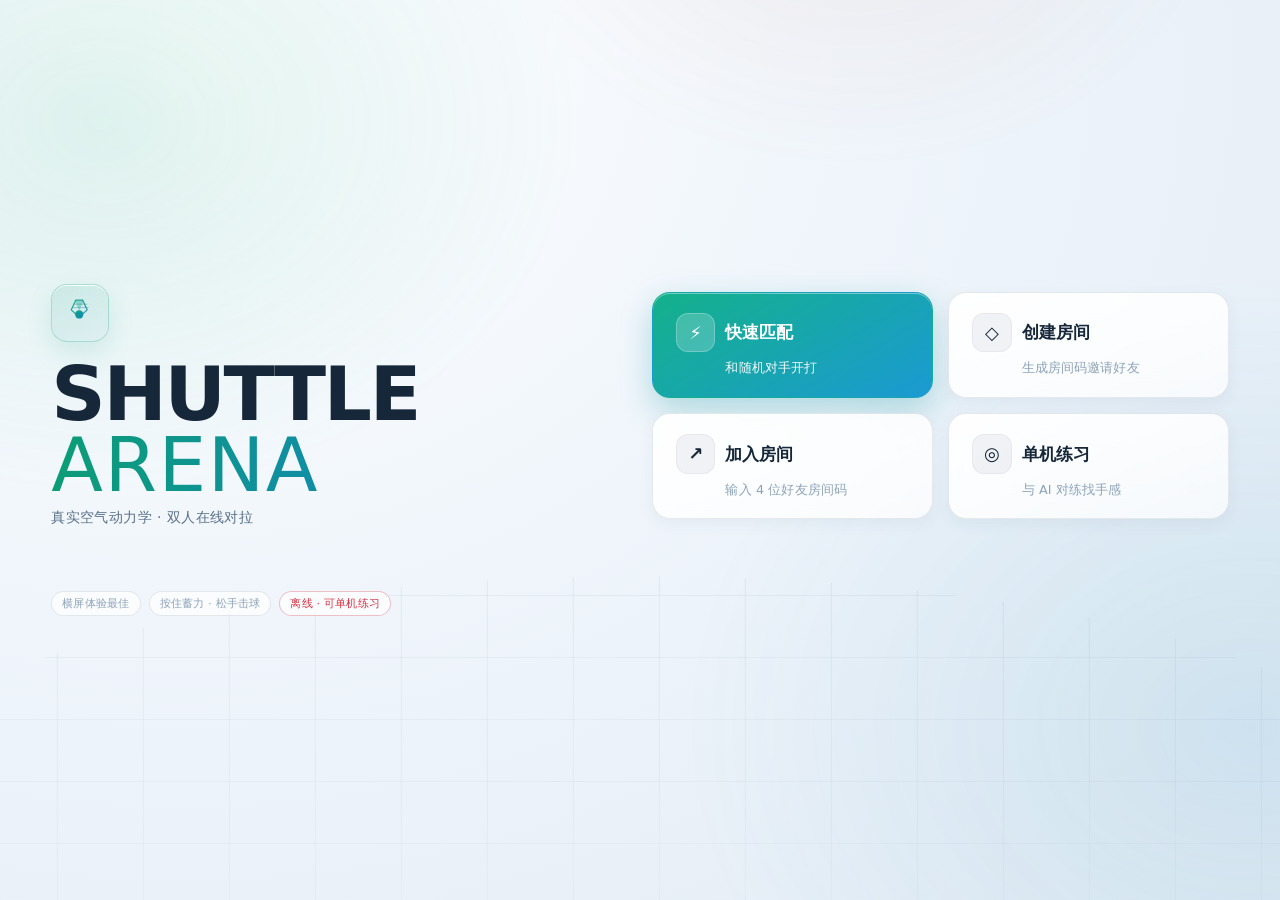
<file: src/game.html>
<!DOCTYPE html>
<html lang="zh-CN">
<head>
<meta charset="UTF-8">
<meta name="viewport" content="width=device-width, initial-scale=1.0, maximum-scale=1.0, user-scalable=no, viewport-fit=cover">
<meta name="apple-mobile-web-app-capable" content="yes">
<meta name="mobile-web-app-capable" content="yes">
<meta name="apple-mobile-web-app-status-bar-style" content="black-translucent">
<meta name="theme-color" content="#080f1a">
<title>羽 · SHUTTLE ARENA</title>
<link rel="stylesheet" href="css/style.css">
<link rel="modulepreload" href="js/shared/physics.js">
<link rel="modulepreload" href="js/shared/sim.js">
<link rel="modulepreload" href="js/render.js">
<link rel="modulepreload" href="js/input.js">
</head>
<body>
<div id="app">
  <canvas id="game"></canvas>

  <div id="hud" class="hud hidden">
    <div class="scoreboard">
      <div class="sb-side sb-left" id="sbLeft">
        <div class="sb-name" id="nameL">YOU</div>
        <div class="sb-col">
          <div class="sb-score" id="scoreL">0</div>
          <div class="sb-games" id="gamesL"><i></i><i></i></div>
        </div>
      </div>
      <div class="sb-mid">
        <div class="sb-vs">VS</div>
        <div class="sb-target" id="setLabel">第 1 局</div>
      </div>
      <div class="sb-side sb-right" id="sbRight">
        <div class="sb-col">
          <div class="sb-score" id="scoreR">0</div>
          <div class="sb-games" id="gamesR"><i></i><i></i></div>
        </div>
        <div class="sb-name" id="nameR">RIVAL</div>
      </div>
    </div>

    <div class="rally-badge" id="rallyBadge">
      <span class="rally-num" id="rallyNum">0</span>
      <span class="rally-txt">连续对拉</span>
    </div>

    <div class="serve-hint" id="serveHint">按住右侧蓄力 · 松手发球</div>

    <button class="hud-btn" id="quitBtn" aria-label="退出">✕</button>

    <div class="stat-strip">
      <div class="stat-item"><b id="pingVal">--</b><span>MS</span></div>
      <div class="stat-item"><b id="fpsVal">--</b><span>FPS</span></div>
      <div class="stat-item"><b id="speedVal">--</b><span>KM/H</span></div>
    </div>
  </div>

  <div id="powerRing" class="power-ring hidden">
    <svg viewBox="0 0 100 100">
      <circle class="pr-track" cx="50" cy="50" r="44"></circle>
      <circle class="pr-fill" id="prFill" cx="50" cy="50" r="44"></circle>
    </svg>
    <div class="pr-label" id="prLabel">高远球</div>
  </div>

  <div id="touchLayer" class="touch-layer hidden">
    <div id="stickZone" class="stick-zone">
      <div id="stickBase" class="stick-base">
        <div class="stick-cross"></div>
        <div id="stickKnob" class="stick-knob"></div>
      </div>
    </div>
    <div id="swingZone" class="swing-zone">
      <button id="jumpBtn" class="jump-btn" aria-label="跳跃">
        <svg viewBox="0 0 32 32" aria-hidden="true">
          <path d="M16 26V10M16 10l-6 6M16 10l6 6" fill="none" stroke="currentColor" stroke-width="2.6" stroke-linecap="round" stroke-linejoin="round"/>
          <path d="M9 27h14" stroke="currentColor" stroke-width="2.2" stroke-linecap="round"/>
        </svg>
        <span>跳</span>
      </button>
      <div class="swing-wrap">
        <div class="swing-halo" id="swingHalo"></div>
        <div class="swing-core">
          <svg viewBox="0 0 48 48" class="swing-icon">
            <path d="M14 34 L26 22" stroke="currentColor" stroke-width="3.2" stroke-linecap="round"/>
            <ellipse cx="31" cy="17" rx="9" ry="7" transform="rotate(-42 31 17)" fill="none" stroke="currentColor" stroke-width="3"/>
            <path d="M27 13 L35 21 M29 11 L37 19 M24.5 15.2 L32.5 23.2" stroke="currentColor" stroke-width="1.3" opacity="0.65"/>
          </svg>
          <span class="swing-txt">挥拍</span>
        </div>
      </div>
    </div>
  </div>

  <div id="screenMenu" class="screen">
    <div class="menu-bg-glow"></div>
    <div class="menu-inner">
      <div class="brand">
        <div class="brand-mark">
          <svg viewBox="0 0 64 64" aria-hidden="true">
            <defs>
              <linearGradient id="brandG" x1="0" y1="0" x2="1" y2="1">
                <stop offset="0" stop-color="#0fa87d"/>
                <stop offset="1" stop-color="#1287b8"/>
              </linearGradient>
            </defs>
            <circle cx="30" cy="34" r="7.2" fill="url(#brandG)"/>
            <path d="M30 27 L22 9 L38 9 Z" fill="url(#brandG)" opacity="0.35"/>
            <path d="M24 9 L36 9 L44 26 L36 33 L24 33 L16 26 Z" fill="none" stroke="url(#brandG)" stroke-width="2" opacity="0.9"/>
            <path d="M20 16 L44 16 M18 22 L46 22" stroke="url(#brandG)" stroke-width="1.3" opacity="0.55"/>
          </svg>
        </div>
        <div class="brand-text">
          <h1>SHUTTLE<span>ARENA</span></h1>
          <p>真实空气动力学 · 双人在线对拉</p>
        </div>
      </div>

      <div class="menu-actions">
        <button class="btn btn-primary" data-act="quick">
          <span class="btn-ico">⚡</span>
          <span class="btn-main">快速匹配</span>
          <span class="btn-sub">和随机对手开打</span>
        </button>
        <button class="btn" data-act="create">
          <span class="btn-ico">◇</span>
          <span class="btn-main">创建房间</span>
          <span class="btn-sub">生成房间码邀请好友</span>
        </button>
        <button class="btn" data-act="join">
          <span class="btn-ico">↗</span>
          <span class="btn-main">加入房间</span>
          <span class="btn-sub">输入 4 位好友房间码</span>
        </button>
        <button class="btn" data-act="solo">
          <span class="btn-ico">◎</span>
          <span class="btn-main">单机练习</span>
          <span class="btn-sub">与 AI 对练找手感</span>
        </button>
      </div>

      <div class="menu-foot">
        <div class="foot-chip">横屏体验最佳</div>
        <div class="foot-chip">按住蓄力 · 松手击球</div>
        <div class="foot-chip" id="netState">检测网络…</div>
      </div>
    </div>
    <div class="court-deco"></div>
  </div>

  <div id="screenRoom" class="screen hidden">
    <div class="panel">
      <div class="panel-head">
        <button class="icon-btn" data-act="back">←</button>
        <h2>房间已创建</h2>
        <div class="head-spacer"></div>
      </div>
      <p class="panel-sub">把房间码发给好友，对方在「加入房间」输入即可</p>
      <div class="code-display" id="codeDisplay">
        <span>–</span><span>–</span><span>–</span><span>–</span>
      </div>
      <div class="panel-row">
        <button class="btn btn-ghost" data-act="copy">复制邀请</button>
        <button class="btn btn-ghost" data-act="cancel">取消</button>
      </div>
      <div class="waiting">
        <div class="waiting-dots"><i></i><i></i><i></i></div>
        <span>等待对手加入…</span>
      </div>
    </div>
  </div>

  <div id="screenJoin" class="screen hidden">
    <div class="panel">
      <div class="panel-head">
        <button class="icon-btn" data-act="back">←</button>
        <h2>加入房间</h2>
        <div class="head-spacer"></div>
      </div>
      <p class="panel-sub">输入 4 位房间码</p>
      <div class="code-input" id="codeInput">
        <input type="text" maxlength="1" inputmode="text" autocomplete="off" spellcheck="false">
        <input type="text" maxlength="1" inputmode="text" autocomplete="off" spellcheck="false">
        <input type="text" maxlength="1" inputmode="text" autocomplete="off" spellcheck="false">
        <input type="text" maxlength="1" inputmode="text" autocomplete="off" spellcheck="false">
      </div>
      <button class="btn btn-primary btn-wide" data-act="doJoin" disabled id="joinBtn">进入球场</button>
    </div>
  </div>

  <div id="screenSolo" class="screen hidden">
    <div class="panel">
      <div class="panel-head">
        <button class="icon-btn" data-act="back">←</button>
        <h2>单机练习</h2>
        <div class="head-spacer"></div>
      </div>
      <p class="panel-sub">选择 AI 强度</p>
      <div class="diff-list" id="diffList">
        <button class="diff" data-diff="easy"><b>轻松</b><span>新手友好</span></button>
        <button class="diff active" data-diff="normal"><b>普通</b><span>有来有回</span></button>
        <button class="diff" data-diff="hard"><b>困难</b><span>落点刁钻</span></button>
        <button class="diff" data-diff="pro"><b>职业</b><span>几乎不失位</span></button>
      </div>
      <button class="btn btn-primary btn-wide" data-act="startSolo">开始对练</button>
    </div>
  </div>

  <div id="breakOverlay" class="break-overlay hidden">
    <div class="break-card">
      <div class="break-tag" id="breakTag">第 1 局结束</div>
      <div class="break-score" id="breakScore">11 : 7</div>
      <div class="break-sub" id="breakSub">下一局即将开始</div>
    </div>
  </div>

  <div id="screenOver" class="screen hidden">
    <div class="result-card">
      <div class="result-tag" id="resultTag">VICTORY</div>
      <div class="result-title" id="resultTitle">胜利</div>
      <div class="result-score" id="resultScore">11 : 7</div>
      <div class="result-stats" id="resultStats"></div>
      <div class="panel-row">
        <button class="btn btn-primary" data-act="again">再来一局</button>
        <button class="btn btn-ghost" data-act="home">返回主页</button>
      </div>
    </div>
  </div>

  <div id="screenLoading" class="screen">
    <div class="loader">
      <div class="loader-ring"></div>
      <div class="loader-txt" id="loadingTxt">正在连接球场…</div>
    </div>
  </div>

  <div id="rotateHint" class="rotate-hint">
    <div class="rotate-inner">
      <div class="phone-ico">
        <svg viewBox="0 0 64 64">
          <rect x="22" y="8" width="20" height="48" rx="4" fill="none" stroke="currentColor" stroke-width="2.6"/>
          <circle cx="32" cy="50" r="1.8" fill="currentColor"/>
        </svg>
        <div class="rotate-arrow">⟳</div>
      </div>
      <h3>请旋转至横屏</h3>
      <p>球场更适合横向展开</p>
    </div>
  </div>

  <div id="perfHud" class="perf-hud hidden"></div>

  <div id="toast" class="toast"></div>
</div>

<script type="module" src="js/main.js"></script>
</body>
</html>
</file>
<file: src/css/style.css>
:root {
  --bg: #eef3f9;
  --bg-2: #e3ecf5;
  --ink: #16273a;
  --dim: #5b7189;
  --dim-2: #8ea3b8;
  --line: rgba(24, 48, 76, 0.10);
  --line-2: rgba(24, 48, 76, 0.18);
  --glass: rgba(255, 255, 255, 0.62);
  --glass-2: rgba(255, 255, 255, 0.88);
  --cyan: #1287b8;
  --mint: #10a37c;
  --orange: #dd5c36;
  --danger: #d83445;
  --shadow: 0 22px 54px rgba(30, 60, 92, 0.15);
  --font: -apple-system, BlinkMacSystemFont, "Segoe UI Variable Display", "Segoe UI", "PingFang SC", "Hiragino Sans GB", "Microsoft YaHei", system-ui, sans-serif;
}

* { margin: 0; padding: 0; box-sizing: border-box; -webkit-tap-highlight-color: transparent; }

html, body {
  width: 100%;
  height: 100%;
  overflow: hidden;
  background: var(--bg);
  color: var(--ink);
  font-family: var(--font);
  overscroll-behavior: none;
  touch-action: none;
  user-select: none;
  -webkit-user-select: none;
}

#app { position: fixed; inset: 0; overflow: hidden; }

#game { position: absolute; inset: 0; width: 100%; height: 100%; display: block; }

.hidden { display: none !important; }

.screen {
  position: absolute;
  inset: 0;
  display: flex;
  align-items: center;
  justify-content: center;
  z-index: 40;
  animation: screenIn 0.34s cubic-bezier(0.22, 1, 0.36, 1);
}

@keyframes screenIn {
  from { opacity: 0.001; transform: translateY(8px) scale(0.995); }
  to { opacity: 1; transform: none; }
}

/* ============ 主菜单 ============ */
#screenMenu {
  background: radial-gradient(122% 140% at 14% 8%, #ffffff 0%, #eff5fb 44%, #e2ebf4 100%);
  padding: env(safe-area-inset-top) env(safe-area-inset-right) env(safe-area-inset-bottom) env(safe-area-inset-left);
}

.menu-bg-glow {
  position: absolute;
  inset: -20%;
  background:
    radial-gradient(38% 42% at 20% 24%, rgba(16, 163, 124, 0.13), transparent 70%),
    radial-gradient(44% 50% at 84% 72%, rgba(18, 135, 184, 0.11), transparent 72%),
    radial-gradient(30% 34% at 62% 4%, rgba(221, 92, 54, 0.07), transparent 70%);
  filter: blur(8px);
  pointer-events: none;
}

.court-deco {
  position: absolute;
  left: 50%;
  bottom: -42%;
  width: 118%;
  height: 78%;
  transform: translateX(-50%);
  background:
    radial-gradient(ellipse 60% 90% at 50% 100%, rgba(16, 163, 124, 0.14), transparent 64%),
    repeating-linear-gradient(90deg, rgba(24, 48, 76, 0.075) 0 1px, transparent 1px 86px),
    repeating-linear-gradient(0deg, rgba(24, 48, 76, 0.06) 0 1px, transparent 1px 62px);
  border-radius: 50% 50% 0 0 / 30% 30% 0 0;
  opacity: 0.9;
  pointer-events: none;
  mask-image: linear-gradient(to bottom, black, transparent 84%);
  -webkit-mask-image: linear-gradient(to bottom, black, transparent 84%);
}

.menu-inner {
  position: relative;
  z-index: 2;
  display: grid;
  grid-template-columns: 1fr 1.05fr;
  gap: clamp(18px, 4vw, 64px);
  align-items: center;
  width: min(1320px, 92vw);
}

.brand { display: flex; flex-direction: column; gap: clamp(10px, 1.9vh, 20px); }

.brand-mark {
  width: clamp(38px, 6.4vh, 62px);
  height: clamp(38px, 6.4vh, 62px);
  border-radius: 16px;
  background: linear-gradient(150deg, rgba(16, 163, 124, 0.13), rgba(18, 135, 184, 0.05));
  border: 1px solid rgba(16, 163, 124, 0.24);
  display: grid;
  place-items: center;
  box-shadow: 0 10px 26px rgba(16, 163, 124, 0.13), inset 0 1px 0 rgba(255, 255, 255, 0.9);
}
.brand-mark svg { width: 66%; height: 66%; }

.brand-text h1 {
  font-size: clamp(34px, 8.4vh, 76px);
  line-height: 0.94;
  font-weight: 800;
  letter-spacing: -0.03em;
  display: flex;
  flex-direction: column;
  color: var(--ink);
}
.brand-text h1 span {
  background: linear-gradient(96deg, #0c9d75, #1287b8 68%, #3f6fd6);
  -webkit-background-clip: text;
  background-clip: text;
  color: transparent;
  letter-spacing: 0.02em;
  font-weight: 300;
}
.brand-text p {
  margin-top: 8px;
  font-size: clamp(11px, 1.55vh, 14px);
  color: var(--dim);
  letter-spacing: 0.03em;
}

.menu-actions {
  display: grid;
  grid-template-columns: repeat(2, minmax(0, 1fr));
  gap: clamp(10px, 1.7vh, 18px);
}

.btn {
  position: relative;
  display: flex;
  align-items: center;
  gap: 10px;
  padding: clamp(12px, 2.2vh, 24px) clamp(14px, 1.8vw, 26px);
  border-radius: 18px;
  border: 1px solid var(--line);
  background: linear-gradient(160deg, rgba(255, 255, 255, 0.95), rgba(255, 255, 255, 0.72));
  color: var(--ink);
  font-family: var(--font);
  font-size: clamp(13px, 1.9vh, 18px);
  font-weight: 600;
  cursor: pointer;
  text-align: left;
  transition: transform 0.16s cubic-bezier(0.22, 1, 0.36, 1), border-color 0.16s, background 0.16s, box-shadow 0.16s;
  backdrop-filter: blur(14px);
  -webkit-backdrop-filter: blur(14px);
  overflow: hidden;
  flex-wrap: wrap;
  box-shadow: 0 5px 16px rgba(40, 70, 100, 0.055);
}

.btn::after {
  content: "";
  position: absolute;
  inset: 0;
  background: linear-gradient(120deg, transparent 20%, rgba(255, 255, 255, 0.9) 50%, transparent 80%);
  transform: translateX(-120%);
  transition: transform 0.6s ease;
  pointer-events: none;
}
.btn:hover::after { transform: translateX(120%); }
.btn:hover {
  transform: translateY(-2px);
  border-color: var(--line-2);
  background: #ffffff;
  box-shadow: 0 12px 28px rgba(40, 70, 100, 0.12);
}
.btn:active { transform: translateY(0) scale(0.985); }

.btn-ico {
  width: clamp(30px, 4.4vh, 42px);
  height: clamp(30px, 4.4vh, 42px);
  border-radius: 12px;
  display: grid;
  place-items: center;
  background: rgba(24, 48, 76, 0.055);
  border: 1px solid rgba(24, 48, 76, 0.05);
  font-size: clamp(13px, 2vh, 18px);
  flex: 0 0 auto;
}
.btn-main { display: block; line-height: 1.2; }
.btn-sub {
  display: block;
  width: 100%;
  padding-left: calc(clamp(30px, 4.4vh, 42px) + 10px);
  font-size: clamp(10px, 1.42vh, 13px);
  color: var(--dim-2);
  font-weight: 400;
  margin-top: -2px;
  letter-spacing: 0.01em;
}
.btn:hover .btn-sub { color: var(--dim); }

.btn-primary {
  background: linear-gradient(150deg, #14b18a, #1b9ad2);
  border-color: transparent;
  color: #ffffff;
  box-shadow: 0 12px 32px rgba(18, 145, 155, 0.30), inset 0 1px 0 rgba(255, 255, 255, 0.4);
}
.btn-primary .btn-ico {
  background: rgba(255, 255, 255, 0.2);
  border-color: rgba(255, 255, 255, 0.24);
  color: #ffffff;
}
.btn-primary .btn-sub { color: rgba(255, 255, 255, 0.94); }
.btn-primary:hover {
  background: linear-gradient(150deg, #17c296, #2aa8e0);
  box-shadow: 0 18px 42px rgba(18, 145, 155, 0.38), inset 0 1px 0 rgba(255, 255, 255, 0.5);
}

.btn-ghost {
  justify-content: center;
  border-color: var(--line-2);
  background: rgba(255, 255, 255, 0.6);
  text-align: center;
  font-weight: 500;
}

.btn-wide { width: 100%; justify-content: center; }

.menu-foot {
  grid-column: 1 / -1;
  display: flex;
  gap: 8px;
  flex-wrap: wrap;
  margin-top: clamp(4px, 1.4vh, 16px);
}
.foot-chip {
  font-size: clamp(9.5px, 1.24vh, 11px);
  color: var(--dim-2);
  border: 1px solid var(--line);
  padding: 4px 10px;
  border-radius: 999px;
  letter-spacing: 0.02em;
  background: rgba(255, 255, 255, 0.66);
}
#netState.ok { color: var(--mint); border-color: rgba(16, 163, 124, 0.32); }
#netState.bad { color: var(--danger); border-color: rgba(216, 52, 69, 0.3); }

/* ============ 面板 ============ */
#screenRoom, #screenJoin, #screenSolo {
  background: radial-gradient(110% 130% at 50% 0%, #ffffff 0%, #eaf1f8 60%, #dee8f2 100%);
}

.panel {
  width: min(680px, 90vw);
  max-height: 92vh;
  padding: clamp(14px, 3.2vh, 30px);
  border-radius: 24px;
  background: linear-gradient(165deg, rgba(255, 255, 255, 0.97), rgba(255, 255, 255, 0.84));
  border: 1px solid var(--line);
  box-shadow: var(--shadow);
  backdrop-filter: blur(28px) saturate(140%);
  -webkit-backdrop-filter: blur(28px) saturate(140%);
  display: flex;
  flex-direction: column;
  gap: clamp(8px, 1.8vh, 16px);
}

.panel-head { display: flex; align-items: center; gap: 12px; }
.panel-head h2 {
  font-size: clamp(16px, 2.6vh, 23px);
  font-weight: 700;
  letter-spacing: -0.01em;
  color: var(--ink);
}
.head-spacer { flex: 1; }

.icon-btn {
  width: clamp(30px, 4.2vh, 38px);
  height: clamp(30px, 4.2vh, 38px);
  border-radius: 11px;
  display: grid;
  place-items: center;
  background: rgba(255, 255, 255, 0.88);
  border: 1px solid var(--line);
  color: var(--ink);
  font-size: 16px;
  cursor: pointer;
  transition: background 0.15s, transform 0.15s, border-color 0.15s;
}
.icon-btn:hover { background: #ffffff; border-color: var(--line-2); }
.icon-btn:active { transform: scale(0.94); }

.panel-sub {
  font-size: clamp(11.5px, 1.6vh, 14px);
  color: var(--dim);
  line-height: 1.5;
}

.code-display {
  display: flex;
  justify-content: center;
  gap: clamp(8px, 1.6vw, 16px);
  padding: clamp(8px, 2vh, 18px) 0;
}
.code-display span {
  width: clamp(48px, 9.6vh, 86px);
  height: clamp(58px, 11.4vh, 102px);
  border-radius: 16px;
  display: grid;
  place-items: center;
  font-size: clamp(28px, 5.6vh, 48px);
  font-weight: 800;
  letter-spacing: 0.02em;
  background: linear-gradient(160deg, rgba(16, 163, 124, 0.16), rgba(18, 135, 184, 0.07));
  border: 1px solid rgba(16, 163, 124, 0.3);
  color: #0b8f6a;
  box-shadow: inset 0 1px 0 rgba(255, 255, 255, 0.75), 0 10px 24px rgba(16, 163, 124, 0.12);
  font-variant-numeric: tabular-nums;
}

.panel-row { display: flex; gap: 10px; }
.panel-row .btn { flex: 1; padding: 11px 16px; justify-content: center; }

.waiting {
  display: flex;
  align-items: center;
  justify-content: center;
  gap: 8px;
  font-size: clamp(11px, 1.4vh, 12.5px);
  color: var(--dim);
  padding-top: 2px;
}
.waiting-dots { display: flex; gap: 4px; }
.waiting-dots i {
  width: 5px; height: 5px; border-radius: 50%;
  background: var(--mint);
  animation: dots 1.1s infinite ease-in-out;
}
.waiting-dots i:nth-child(2) { animation-delay: 0.16s; }
.waiting-dots i:nth-child(3) { animation-delay: 0.32s; }
@keyframes dots { 0%, 70%, 100% { opacity: 0.25; transform: scale(0.8); } 35% { opacity: 1; transform: scale(1.15); } }

.code-input {
  display: flex;
  justify-content: center;
  gap: clamp(8px, 1.6vw, 16px);
  padding: clamp(6px, 1.6vh, 14px) 0;
}
.code-input input {
  width: clamp(48px, 9.6vh, 86px);
  height: clamp(58px, 11.4vh, 102px);
  border-radius: 16px;
  border: 1px solid var(--line-2);
  background: rgba(255, 255, 255, 0.9);
  color: var(--ink);
  font-family: var(--font);
  font-size: clamp(26px, 5vh, 40px);
  font-weight: 700;
  text-align: center;
  outline: none;
  text-transform: uppercase;
  transition: border-color 0.16s, background 0.16s, box-shadow 0.16s;
  caret-color: var(--mint);
}
.code-input input:focus {
  border-color: rgba(16, 163, 124, 0.75);
  background: #ffffff;
  box-shadow: 0 0 0 3px rgba(16, 163, 124, 0.14);
}

.diff-list { display: grid; grid-template-columns: repeat(4, 1fr); gap: 8px; }
.diff {
  padding: clamp(9px, 1.9vh, 16px) 6px;
  border-radius: 14px;
  border: 1px solid var(--line);
  background: rgba(255, 255, 255, 0.75);
  color: var(--ink);
  font-family: var(--font);
  cursor: pointer;
  display: flex;
  flex-direction: column;
  gap: 3px;
  align-items: center;
  transition: all 0.16s;
}
.diff b { font-size: clamp(12px, 1.62vh, 14px); font-weight: 700; }
.diff span { font-size: clamp(8.5px, 1.16vh, 10px); color: var(--dim-2); }
.diff:hover { border-color: var(--line-2); background: #ffffff; }
.diff.active {
  border-color: rgba(16, 163, 124, 0.62);
  background: linear-gradient(160deg, rgba(16, 163, 124, 0.17), rgba(18, 135, 184, 0.06));
  box-shadow: 0 10px 24px rgba(16, 163, 124, 0.16);
}
.diff.active b { color: #0b8f6a; }

.break-overlay {
  position: absolute;
  inset: 0;
  z-index: 50;
  display: grid;
  place-items: center;
  background: rgba(238, 244, 250, 0.72);
  backdrop-filter: blur(10px);
  -webkit-backdrop-filter: blur(10px);
  animation: screenIn 0.3s ease;
}
.break-card {
  text-align: center;
  padding: 26px 46px;
  border-radius: 22px;
  background: rgba(255, 255, 255, 0.94);
  border: 1px solid rgba(24, 48, 76, 0.10);
  box-shadow: 0 20px 46px rgba(30, 60, 92, 0.16);
  display: flex;
  flex-direction: column;
  gap: 6px;
  align-items: center;
}
.break-tag {
  font-size: clamp(11px, 1.6vh, 13px);
  letter-spacing: 0.22em;
  color: var(--dim-2);
  font-weight: 700;
}
.break-score {
  font-size: clamp(30px, 7vh, 56px);
  font-weight: 800;
  letter-spacing: -0.02em;
  color: var(--ink);
  font-variant-numeric: tabular-nums;
  line-height: 1.05;
}
.break-sub {
  font-size: clamp(10px, 1.4vh, 12px);
  color: var(--mint);
  letter-spacing: 0.1em;
  font-weight: 600;
}

/* ============ 结算 ============ */
#screenOver {
  background:
    radial-gradient(52% 62% at 50% 42%, rgba(16, 163, 124, 0.13) 0%, rgba(16, 163, 124, 0) 68%),
    radial-gradient(120% 130% at 50% 6%, rgba(255, 255, 255, 0.97) 0%, rgba(228, 238, 247, 0.98) 62%);
  backdrop-filter: blur(18px);
  -webkit-backdrop-filter: blur(18px);
}
.result-card {
  width: min(700px, 84vw);
  padding: clamp(20px, 4.2vh, 44px) clamp(24px, 4vw, 56px);
  border-radius: 26px;
  text-align: center;
  background: linear-gradient(165deg, rgba(255, 255, 255, 0.98), rgba(255, 255, 255, 0.9));
  border: 1px solid var(--line);
  box-shadow: var(--shadow);
  backdrop-filter: blur(30px) saturate(150%);
  -webkit-backdrop-filter: blur(30px) saturate(150%);
  display: flex;
  flex-direction: column;
  gap: clamp(6px, 1.4vh, 13px);
}
.result-tag {
  font-size: clamp(10px, 1.4vh, 12px);
  letter-spacing: 0.34em;
  color: var(--mint);
  font-weight: 700;
}
.result-tag.lose { color: var(--danger); }
.result-title {
  font-size: clamp(34px, 8vh, 64px);
  font-weight: 800;
  letter-spacing: -0.03em;
  line-height: 1;
  color: var(--ink);
}
.result-score {
  font-size: clamp(22px, 4.2vh, 36px);
  font-weight: 300;
  color: var(--dim);
  letter-spacing: 0.08em;
  font-variant-numeric: tabular-nums;
}
.result-stats {
  display: flex;
  justify-content: center;
  gap: clamp(28px, 5vw, 64px);
  padding: clamp(4px, 1vh, 10px) 0;
}
.result-stats div { display: flex; flex-direction: column; gap: 2px; }
.result-stats b {
  font-size: clamp(17px, 3vh, 26px);
  font-weight: 700;
  color: var(--ink);
  font-variant-numeric: tabular-nums;
}
.result-stats span { font-size: 11px; color: var(--dim-2); letter-spacing: 0.06em; }

/* ============ Loading ============ */
#screenLoading { background: #eef3f9; z-index: 90; }
.loader { display: flex; flex-direction: column; align-items: center; gap: 18px; }
.loader-ring {
  width: 44px; height: 44px;
  border-radius: 50%;
  border: 2px solid rgba(24, 48, 76, 0.1);
  border-top-color: var(--mint);
  animation: spin 0.9s linear infinite;
}
@keyframes spin { to { transform: rotate(360deg); } }
.loader-txt { font-size: 12px; color: var(--dim); letter-spacing: 0.06em; }

/* ============ HUD ============ */
.hud { position: absolute; inset: 0; z-index: 20; pointer-events: none; }

.scoreboard {
  position: absolute;
  top: max(env(safe-area-inset-top), clamp(6px, 1.6vh, 18px));
  left: 50%;
  transform: translateX(-50%);
  display: flex;
  align-items: stretch;
  border-radius: 16px;
  background: rgba(255, 255, 255, 0.84);
  border: 1px solid rgba(24, 48, 76, 0.10);
  backdrop-filter: blur(20px) saturate(150%);
  -webkit-backdrop-filter: blur(20px) saturate(150%);
  box-shadow: 0 10px 26px rgba(40, 70, 100, 0.14);
  overflow: hidden;
}

.sb-side {
  display: flex;
  align-items: center;
  gap: clamp(8px, 1.4vw, 16px);
  padding: clamp(5px, 1.1vh, 10px) clamp(11px, 1.8vw, 20px);
  position: relative;
}
.sb-side::before {
  content: "";
  position: absolute;
  left: 0; top: 50%;
  width: 3px; height: 46%;
  transform: translateY(-50%);
  border-radius: 0 3px 3px 0;
  background: var(--cyan);
  opacity: 0.9;
}
.sb-left::before { background: var(--orange); }
.sb-name {
  font-size: clamp(9.5px, 1.24vh, 11px);
  color: var(--dim);
  letter-spacing: 0.1em;
  font-weight: 700;
  text-transform: uppercase;
}
.sb-score {
  font-size: clamp(22px, 3.9vh, 34px);
  font-weight: 800;
  line-height: 1;
  font-variant-numeric: tabular-nums;
  min-width: 0.66em;
  text-align: center;
}
#sbLeft { color: var(--orange); }
#sbRight { color: var(--cyan); }
#sbLeft .sb-name { order: -1; }
#sbRight .sb-name { order: 1; }
#sbRight::before { left: auto; right: 0; border-radius: 3px 0 0 3px; background: var(--cyan); }

.sb-col {
  display: flex;
  flex-direction: column;
  align-items: center;
  gap: 2px;
}
.sb-games { display: flex; gap: 3px; }
.sb-games i {
  width: 5px; height: 5px; border-radius: 50%;
  background: rgba(24, 48, 76, 0.16);
  transition: background 0.2s, transform 0.2s;
}
.sb-games i.on { background: currentColor; transform: scale(1.15); }
#sbLeft .sb-games i.on { background: var(--orange); }
#sbRight .sb-games i.on { background: var(--cyan); }

.sb-mid {
  padding: 0 clamp(9px, 1.4vw, 15px);
  display: flex;
  flex-direction: column;
  align-items: center;
  justify-content: center;
  gap: 1px;
  border-left: 1px solid rgba(24, 48, 76, 0.07);
  border-right: 1px solid rgba(24, 48, 76, 0.07);
  background: rgba(24, 48, 76, 0.025);
}
.sb-vs { font-size: clamp(8.5px, 1.1vh, 10px); letter-spacing: 0.2em; color: var(--dim-2); font-weight: 700; }
.sb-target { font-size: clamp(7.5px, 0.96vh, 9px); color: var(--dim-2); opacity: 0.8; white-space: nowrap; }

.rally-badge {
  position: absolute;
  top: max(env(safe-area-inset-top), clamp(6px, 1.6vh, 18px));
  right: max(env(safe-area-inset-right), clamp(8px, 1.4vw, 20px));
  display: flex;
  align-items: baseline;
  gap: 5px;
  padding: clamp(4px, 0.9vh, 8px) clamp(9px, 1.2vw, 13px);
  border-radius: 12px;
  background: rgba(255, 255, 255, 0.84);
  border: 1px solid rgba(24, 48, 76, 0.10);
  backdrop-filter: blur(16px);
  -webkit-backdrop-filter: blur(16px);
  opacity: 0;
  transition: opacity 0.3s, transform 0.3s;
  transform: translateY(-4px);
}
.rally-badge.show { opacity: 1; transform: none; }
.rally-num { font-size: clamp(15px, 2.3vh, 20px); font-weight: 800; color: var(--mint); font-variant-numeric: tabular-nums; }
.rally-txt { font-size: clamp(8px, 1.05vh, 9.5px); color: var(--dim-2); letter-spacing: 0.05em; }

.serve-hint {
  position: absolute;
  left: 50%;
  top: clamp(56px, 9.5vh, 88px);
  transform: translateX(-50%);
  font-size: clamp(10px, 1.34vh, 12px);
  color: rgba(22, 39, 58, 0.86);
  letter-spacing: 0.08em;
  padding: 7px 16px;
  border-radius: 999px;
  background: rgba(255, 255, 255, 0.88);
  border: 1px solid rgba(24, 48, 76, 0.10);
  backdrop-filter: blur(14px);
  -webkit-backdrop-filter: blur(14px);
  opacity: 0;
  transition: opacity 0.28s;
  white-space: nowrap;
}
.serve-hint.show { opacity: 1; }

.stat-strip {
  position: absolute;
  left: max(env(safe-area-inset-left), clamp(8px, 1.4vw, 20px));
  top: max(env(safe-area-inset-top), clamp(6px, 1.6vh, 18px));
  display: flex;
  gap: clamp(6px, 1vw, 12px);
  padding: clamp(4px, 0.9vh, 8px) clamp(9px, 1.2vw, 13px);
  border-radius: 12px;
  background: rgba(255, 255, 255, 0.78);
  border: 1px solid rgba(24, 48, 76, 0.08);
  backdrop-filter: blur(16px);
  -webkit-backdrop-filter: blur(16px);
  opacity: 0.8;
}
.stat-item { display: flex; align-items: baseline; gap: 3px; }
.stat-item b {
  font-size: clamp(10px, 1.34vh, 12px);
  font-weight: 700;
  color: rgba(22, 39, 58, 0.85);
  font-variant-numeric: tabular-nums;
}
.stat-item span { font-size: clamp(7px, 0.9vh, 8.5px); color: var(--dim-2); letter-spacing: 0.06em; }

.hud-btn {
  position: absolute;
  right: max(env(safe-area-inset-right), clamp(8px, 1.4vw, 20px));
  bottom: max(env(safe-area-inset-bottom), clamp(10px, 2vh, 22px));
  width: clamp(26px, 3.6vh, 34px);
  height: clamp(26px, 3.6vh, 34px);
  border-radius: 10px;
  background: rgba(255, 255, 255, 0.82);
  border: 1px solid rgba(24, 48, 76, 0.12);
  color: rgba(22, 39, 58, 0.55);
  font-size: clamp(11px, 1.5vh, 13px);
  cursor: pointer;
  pointer-events: auto;
  display: grid;
  place-items: center;
  backdrop-filter: blur(14px);
  -webkit-backdrop-filter: blur(14px);
  transition: color 0.15s, border-color 0.15s, background 0.15s;
  z-index: 22;
}
.hud-btn:hover { color: var(--ink); border-color: rgba(24, 48, 76, 0.26); background: #ffffff; }
.hud-btn:active { transform: scale(0.94); }

/* ============ 触控 ============ */
.touch-layer { position: absolute; inset: 0; z-index: 30; display: flex; }

.stick-zone { width: 42%; height: 100%; position: relative; touch-action: none; }
.stick-base {
  position: absolute;
  left: clamp(22px, 5vw, 78px);
  bottom: clamp(20px, 4.6vh, 58px);
  width: clamp(96px, 17vh, 150px);
  height: clamp(96px, 17vh, 150px);
  border-radius: 50%;
  background: radial-gradient(circle at 50% 44%, rgba(255, 255, 255, 0.93), rgba(255, 255, 255, 0.52) 62%, rgba(255, 255, 255, 0.22) 72%);
  border: 1px solid rgba(24, 48, 76, 0.16);
  backdrop-filter: blur(10px);
  -webkit-backdrop-filter: blur(10px);
  display: grid;
  place-items: center;
  box-shadow: inset 0 0 24px rgba(255, 255, 255, 0.75), 0 8px 22px rgba(40, 70, 100, 0.14);
  transition: border-color 0.12s, box-shadow 0.12s;
}
.stick-base.active {
  border-color: rgba(16, 163, 124, 0.48);
  box-shadow: inset 0 0 24px rgba(16, 163, 124, 0.12), 0 8px 22px rgba(40, 70, 100, 0.18);
}
.stick-cross {
  position: absolute;
  inset: 16%;
  border-radius: 50%;
  border: 1px dashed rgba(24, 48, 76, 0.16);
}
.stick-knob {
  width: 44%;
  height: 44%;
  border-radius: 50%;
  background: radial-gradient(circle at 38% 32%, #ffffff, rgba(255, 255, 255, 0.95) 52%, rgba(236, 244, 251, 0.9));
  border: 1px solid rgba(24, 48, 76, 0.18);
  box-shadow: 0 6px 16px rgba(40, 70, 100, 0.22), inset 0 2px 6px rgba(255, 255, 255, 0.95);
  transition: transform 0.08s ease-out;
  will-change: transform;
}

.swing-zone {
  flex: 1;
  position: relative;
  display: flex;
  align-items: flex-end;
  justify-content: flex-end;
  padding: 0 clamp(18px, 4.2vw, 70px) clamp(16px, 3.8vh, 54px) 0;
  touch-action: none;
}
.swing-wrap { position: relative; display: grid; place-items: center; }
.swing-core {
  position: relative;
  width: clamp(82px, 15vh, 132px);
  height: clamp(82px, 15vh, 132px);
  border-radius: 50%;
  display: grid;
  place-items: center;
  color: #ffffff;
  background: linear-gradient(155deg, #18bd92, #1e9fd6);
  border: 1px solid rgba(255, 255, 255, 0.5);
  box-shadow: 0 14px 34px rgba(18, 145, 155, 0.32), inset 0 2px 4px rgba(255, 255, 255, 0.45);
  transition: transform 0.12s cubic-bezier(0.22, 1, 0.36, 1), box-shadow 0.12s;
}
.swing-core.pressed {
  transform: scale(0.94);
  box-shadow: 0 8px 20px rgba(18, 145, 155, 0.42), inset 0 2px 8px rgba(255, 255, 255, 0.55);
}
.swing-icon { position: absolute; top: 20%; width: 46%; height: 46%; }
.swing-txt {
  position: absolute;
  bottom: 18%;
  font-size: clamp(9.5px, 1.3vh, 12px);
  font-weight: 700;
  letter-spacing: 0.16em;
  opacity: 0.92;
}
.swing-halo {
  position: absolute;
  width: 220%;
  height: 220%;
  border-radius: 50%;
  background: radial-gradient(circle, rgba(16, 163, 124, 0.16), transparent 66%);
  opacity: 0;
  transition: opacity 0.2s;
  pointer-events: none;
  left: -60%;
  top: -60%;
}
.swing-halo.on { opacity: 1; }

.jump-btn {
  position: absolute;
  right: clamp(108px, 19vw, 190px);
  bottom: clamp(24px, 6vh, 56px);
  width: clamp(52px, 8.6vh, 76px);
  height: clamp(52px, 8.6vh, 76px);
  border-radius: 50%;
  display: flex;
  flex-direction: column;
  align-items: center;
  justify-content: center;
  gap: 0;
  color: rgba(22, 39, 58, 0.72);
  background: radial-gradient(circle at 38% 30%, #ffffff, rgba(255, 255, 255, 0.85) 60%, rgba(238, 245, 251, 0.72));
  border: 1px solid rgba(24, 48, 76, 0.16);
  box-shadow: 0 8px 20px rgba(40, 70, 100, 0.16), inset 0 1px 0 rgba(255, 255, 255, 0.95);
  backdrop-filter: blur(12px);
  -webkit-backdrop-filter: blur(12px);
  cursor: pointer;
  touch-action: none;
  transition: transform 0.1s, background 0.1s, border-color 0.1s;
  z-index: 2;
}
.jump-btn svg { width: 42%; height: 42%; opacity: 0.9; }
.jump-btn span { font-size: clamp(8.5px, 1.2vh, 10px); letter-spacing: 0.1em; opacity: 0.65; margin-top: 1px; }
.jump-btn.pressed {
  transform: scale(0.9);
  background: #dcf7ee;
  border-color: rgba(16, 163, 124, 0.6);
}
.jump-btn:hover { border-color: rgba(24, 48, 76, 0.3); }

.power-ring {
  position: absolute;
  z-index: 35;
  width: clamp(66px, 11.5vh, 104px);
  height: clamp(66px, 11.5vh, 104px);
  right: clamp(26px, 6vw, 108px);
  bottom: clamp(140px, 27vh, 236px);
  pointer-events: none;
}
.power-ring svg { width: 100%; height: 100%; transform: rotate(-90deg); }
.pr-track { fill: none; stroke: rgba(24, 48, 76, 0.14); stroke-width: 5; }
.pr-fill {
  fill: none;
  stroke: var(--mint);
  stroke-width: 5;
  stroke-linecap: round;
  stroke-dasharray: 276;
  stroke-dashoffset: 276;
  transition: stroke 0.2s;
  filter: drop-shadow(0 0 5px rgba(16, 163, 124, 0.4));
}
.pr-label {
  position: absolute;
  inset: 0;
  display: grid;
  place-items: center;
  font-size: clamp(8.5px, 1.16vh, 10.5px);
  font-weight: 700;
  color: var(--ink);
  text-align: center;
  line-height: 1.15;
  padding: 0 18%;
  text-shadow: 0 1px 2px rgba(255, 255, 255, 0.95);
}

.perf-hud {
  position: absolute;
  right: 10px;
  top: 56px;
  z-index: 96;
  font: 11px/1.5 ui-monospace, SFMono-Regular, Menlo, monospace;
  color: #16324a;
  background: rgba(255, 255, 255, 0.86);
  border: 1px solid rgba(24, 48, 76, 0.14);
  border-radius: 8px;
  padding: 6px 9px;
  white-space: pre;
  pointer-events: none;
  backdrop-filter: blur(10px);
  -webkit-backdrop-filter: blur(10px);
}

/* ============ Toast ============ */
.toast {
  position: absolute;
  left: 50%;
  top: 18%;
  transform: translate(-50%, -8px);
  padding: 10px 20px;
  border-radius: 12px;
  background: rgba(255, 255, 255, 0.97);
  border: 1px solid rgba(24, 48, 76, 0.10);
  backdrop-filter: blur(18px);
  -webkit-backdrop-filter: blur(18px);
  font-size: 12px;
  color: var(--ink);
  opacity: 0;
  pointer-events: none;
  transition: opacity 0.24s, transform 0.24s;
  z-index: 95;
  box-shadow: 0 12px 30px rgba(40, 70, 100, 0.16);
  white-space: nowrap;
}
.toast.show { opacity: 1; transform: translate(-50%, 0); }

/* ============ 旋转提示 ============ */
.rotate-hint {
  position: absolute;
  inset: 0;
  z-index: 120;
  background: radial-gradient(100% 100% at 50% 30%, #ffffff, #e6eff7 74%);
  display: none;
  place-items: center;
  text-align: center;
}
.rotate-inner { display: flex; flex-direction: column; align-items: center; gap: 14px; padding: 24px; }
.phone-ico { position: relative; width: 70px; height: 70px; color: var(--mint); margin-bottom: 6px; }
.phone-ico svg { width: 100%; height: 100%; animation: rot 2.4s infinite cubic-bezier(0.5, 0, 0.3, 1); }
@keyframes rot {
  0%, 14% { transform: rotate(0deg); }
  46%, 78% { transform: rotate(-90deg); }
  100% { transform: rotate(0deg); }
}
.rotate-arrow {
  position: absolute;
  right: -14px;
  bottom: -6px;
  font-size: 20px;
  line-height: 1;
  color: rgba(16, 163, 124, 0.7);
  animation: spinHint 2.4s infinite ease-in-out;
}
@keyframes spinHint {
  0%, 60%, 100% { transform: rotate(0deg); opacity: 0.7; }
  80% { transform: rotate(-90deg); opacity: 1; }
}
.rotate-inner h3 { font-size: 17px; font-weight: 700; letter-spacing: -0.01em; color: var(--ink); }
.rotate-inner p { font-size: 12px; color: var(--dim); }

@media (orientation: portrait) and (max-width: 900px) {
  .rotate-hint { display: grid; }
}

/* ============ 响应式 ============ */
@media (max-width: 820px), (max-height: 520px) {
  .menu-inner { grid-template-columns: 1fr; gap: clamp(10px, 2.4vh, 22px); width: 92vw; }
  .brand { flex-direction: row; align-items: center; gap: 12px; }
  .brand-text h1 { font-size: clamp(24px, 5.4vh, 38px); flex-direction: row; gap: 6px; }
  .brand-text p { display: none; }
  .brand-mark { width: clamp(32px, 5.4vh, 46px); height: clamp(32px, 5.4vh, 46px); border-radius: 12px; }
  .menu-actions { grid-template-columns: repeat(2, minmax(0, 1fr)); }
  .diff-list { grid-template-columns: repeat(2, 1fr); }
}

@media (max-height: 430px) {
  .btn { padding: 8px 11px; border-radius: 13px; }
  .btn-sub { display: none; }
  .brand-text h1 { font-size: 22px; }
  .scoreboard { border-radius: 13px; }
  .code-display span, .code-input input { height: 48px; width: 40px; font-size: 22px; border-radius: 12px; }
  .panel { padding: 14px; gap: 8px; border-radius: 18px; }
  .result-title { font-size: 26px; }
  .jump-btn span { display: none; }
}
</file>
